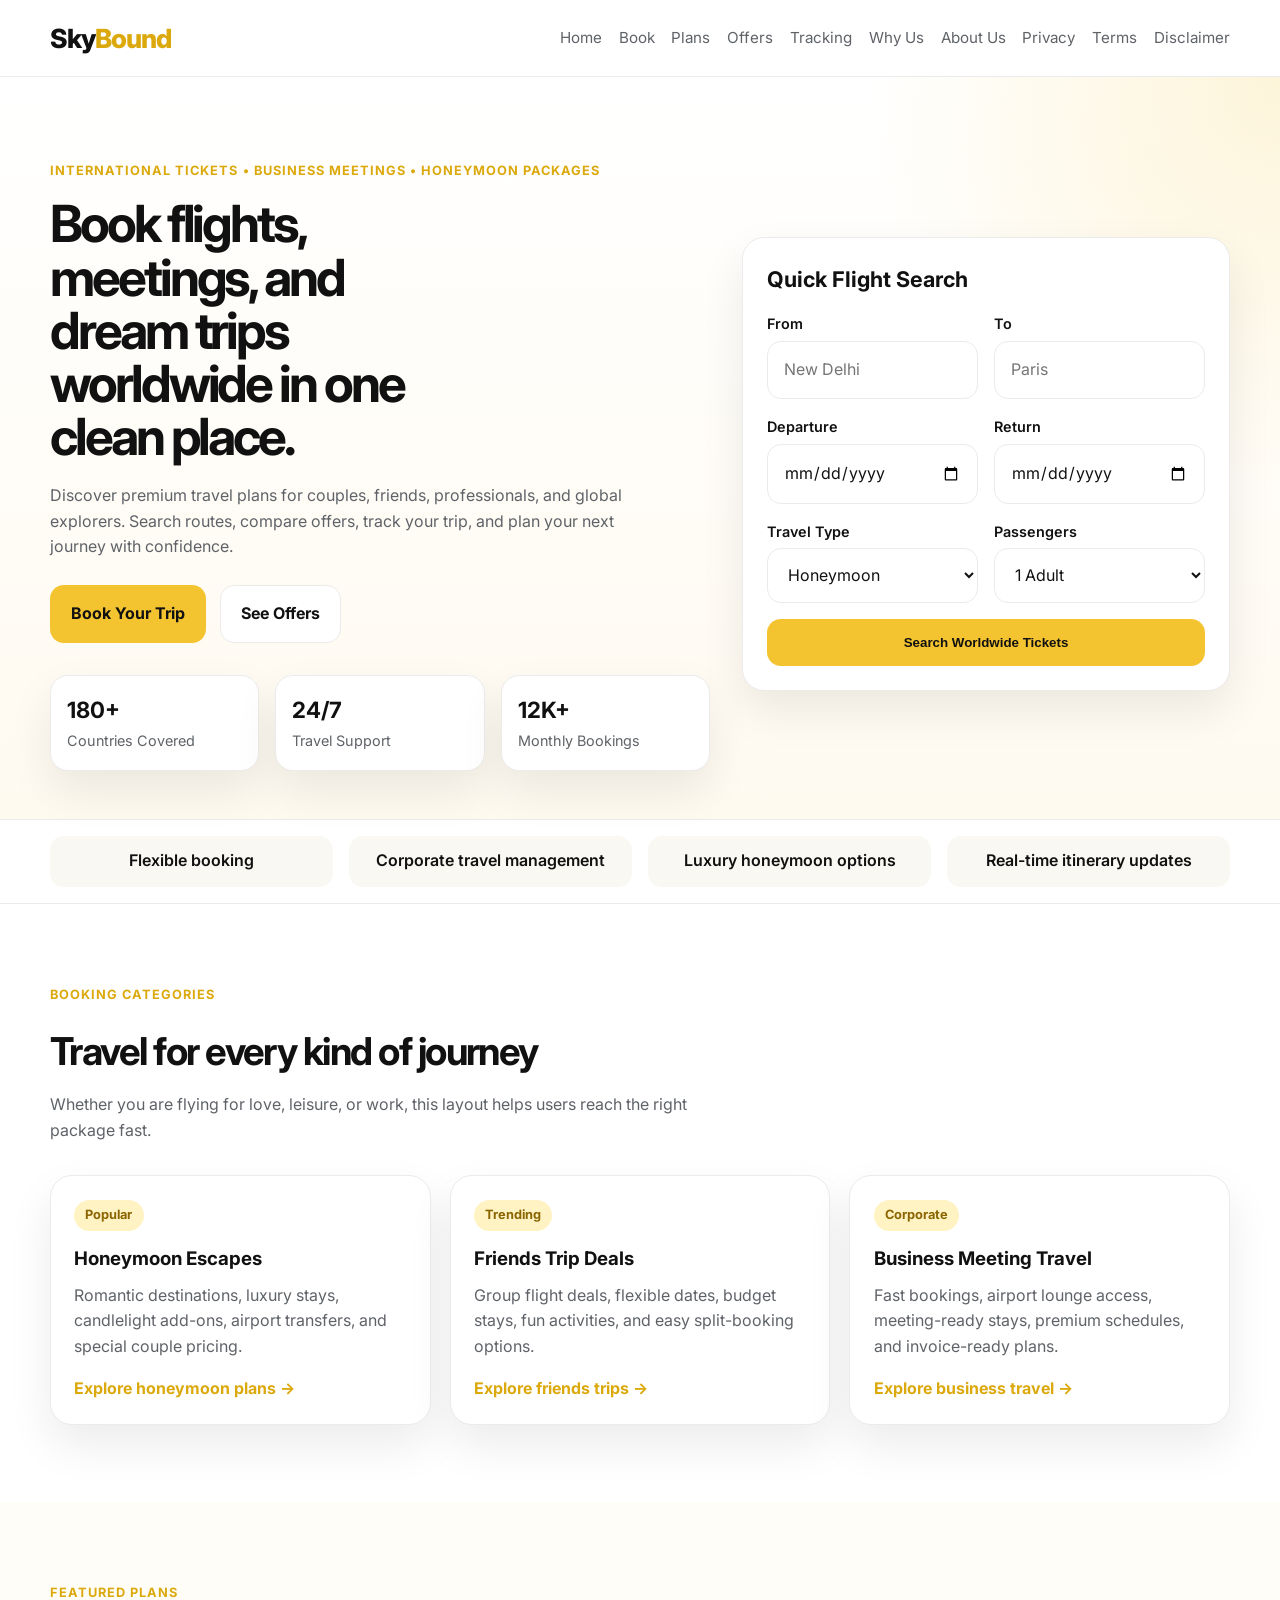
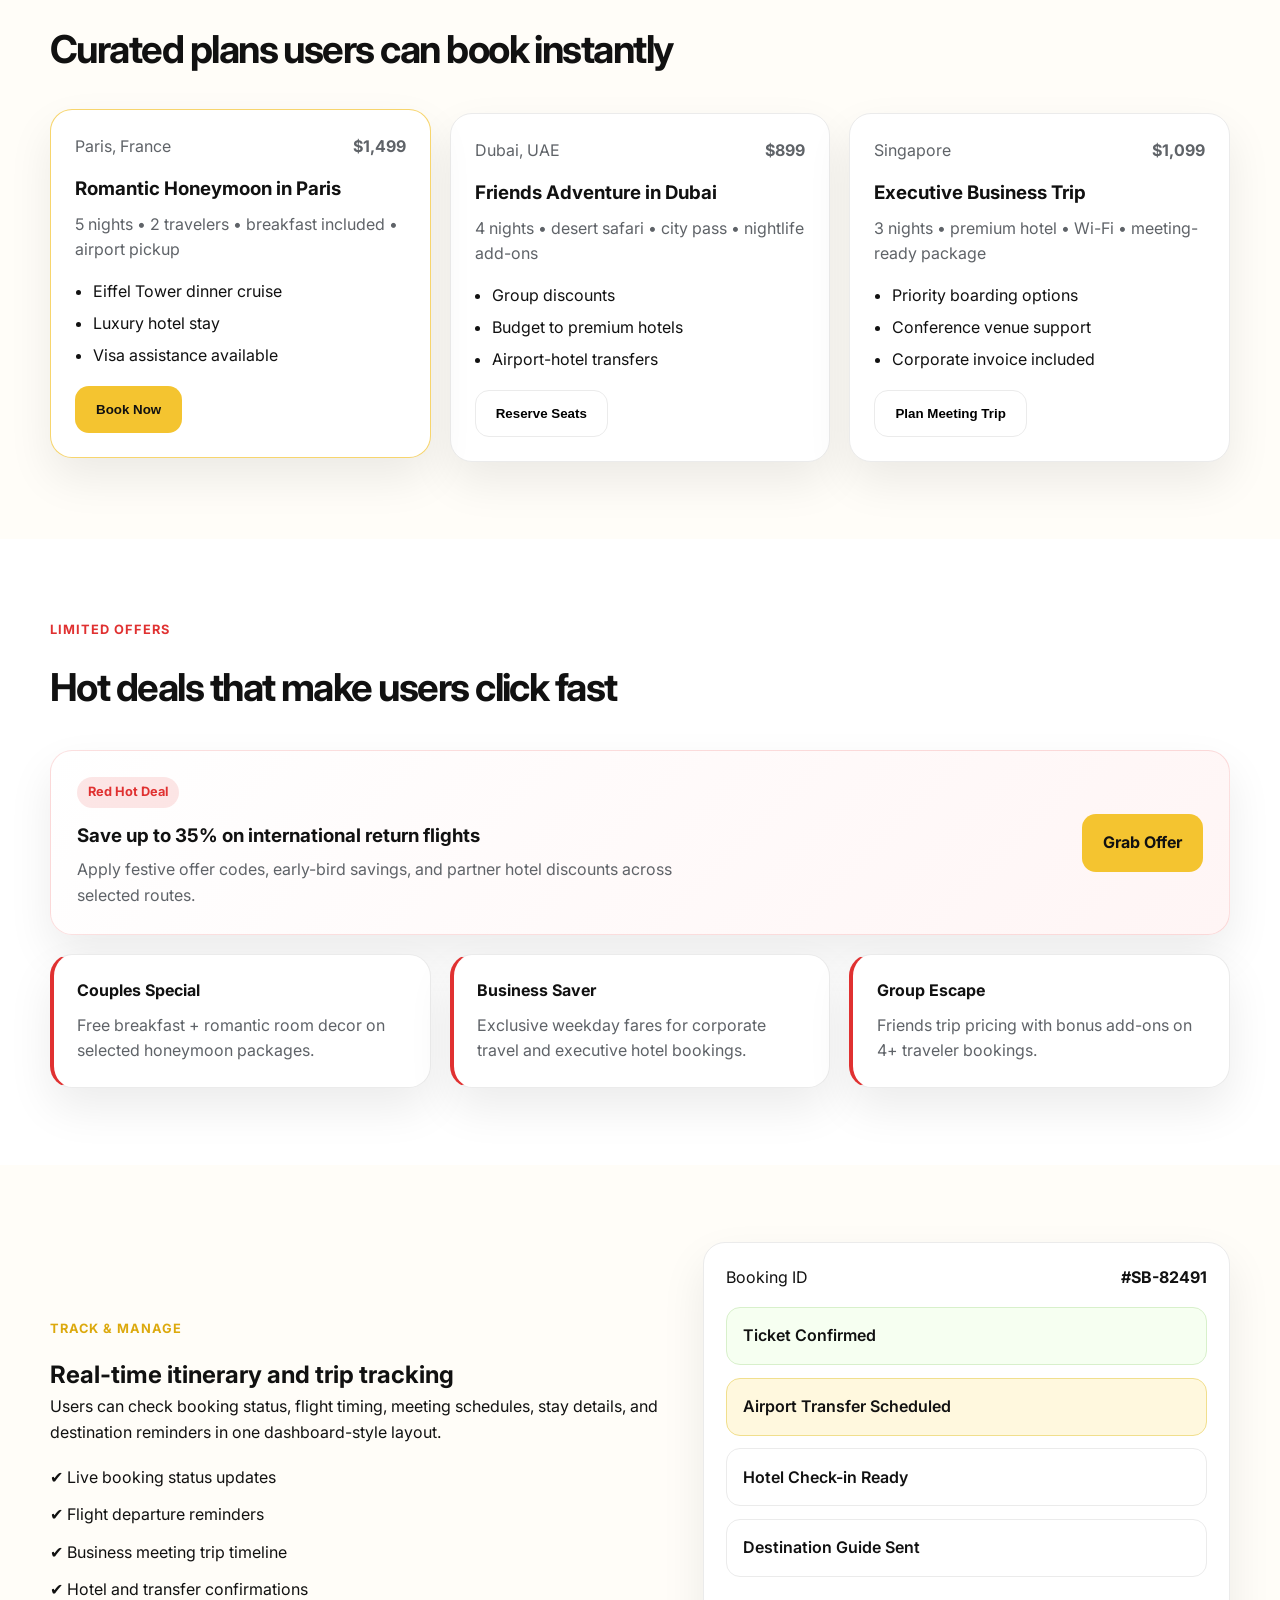
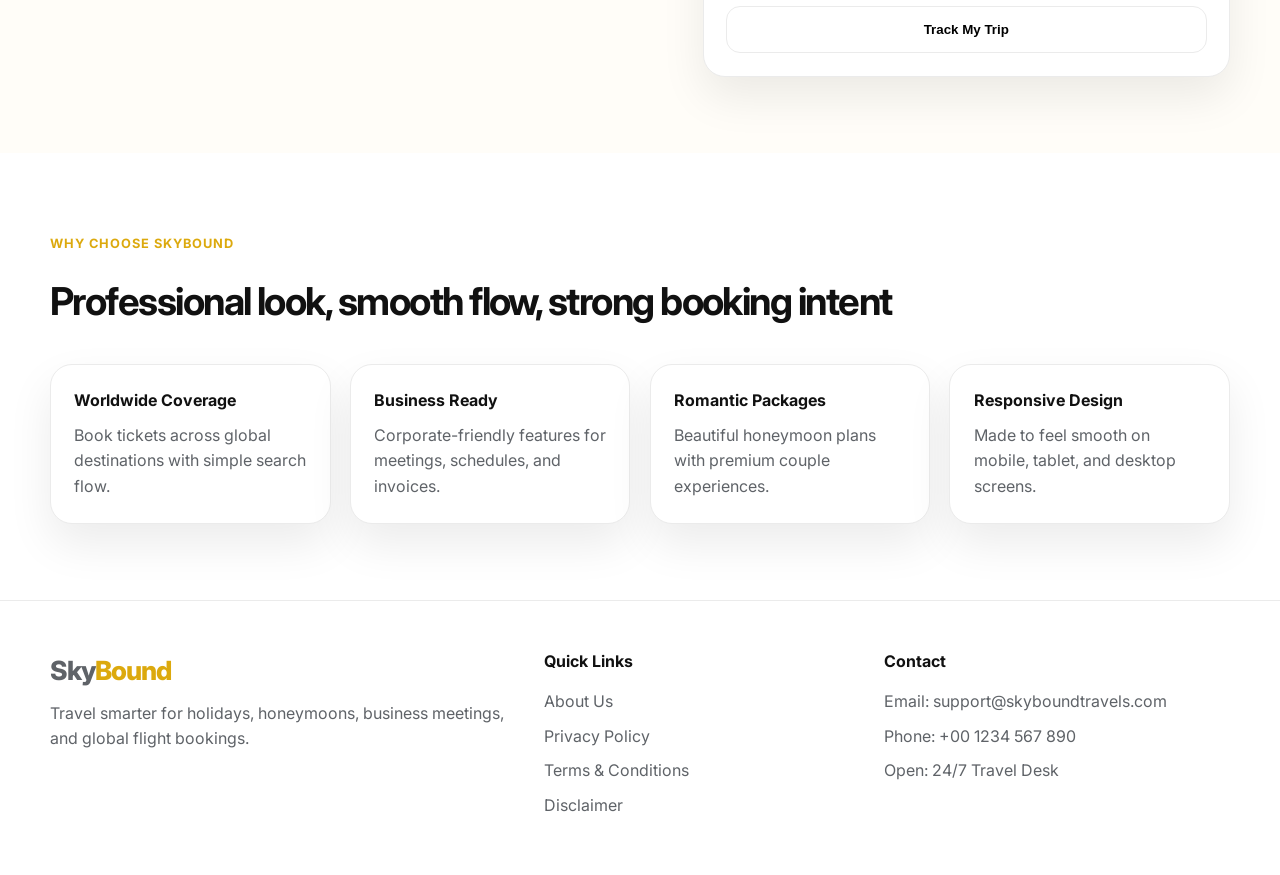
<file: index.html>
<!DOCTYPE html>
<html lang="en">
<head>
  <meta charset="UTF-8" />
  <meta name="viewport" content="width=device-width, initial-scale=1.0" />
  <title>SkyBound Travels | International Trips & Business Travel</title>
  <link rel="preconnect" href="https://fonts.googleapis.com">
  <link rel="preconnect" href="https://fonts.gstatic.com" crossorigin>
  <link href="https://fonts.googleapis.com/css2?family=Inter:wght@400;500;600;700;800&display=swap" rel="stylesheet">
  <link rel="stylesheet" href="styles.css" />
</head>
<body>
  <header class="site-header">
    <div class="container nav-wrap">
      <a href="index.html" class="logo">Sky<span>Bound</span></a>
      <nav class="nav-links" id="navMenu">
        <a href="#home">Home</a>
        <a href="#book">Book</a>
        <a href="#plans">Plans</a>
        <a href="#offers">Offers</a>
        <a href="#tracking">Tracking</a>
        <a href="#why-us">Why Us</a>
        <a href="about.html">About Us</a>
        <a href="privacy.html">Privacy</a>
        <a href="terms.html">Terms</a>
        <a href="disclaimer.html">Disclaimer</a>
      </nav>
      <button class="menu-toggle" id="menuToggle" aria-label="Toggle menu">☰</button>
    </div>
  </header>

  <main>
    <section class="hero" id="home">
      <div class="container hero-grid">
        <div class="hero-content">
          <p class="eyebrow">International Tickets • Business Meetings • Honeymoon Packages</p>
          <h1>Book flights, meetings, and dream trips worldwide in one clean place.</h1>
          <p class="hero-text">
            Discover premium travel plans for couples, friends, professionals, and global explorers.
            Search routes, compare offers, track your trip, and plan your next journey with confidence.
          </p>
          <div class="hero-actions">
            <a href="#book" class="btn btn-primary">Book Your Trip</a>
            <a href="#offers" class="btn btn-outline">See Offers</a>
          </div>
          <div class="hero-stats">
            <div><strong>180+</strong><span>Countries Covered</span></div>
            <div><strong>24/7</strong><span>Travel Support</span></div>
            <div><strong>12K+</strong><span>Monthly Bookings</span></div>
          </div>
        </div>
        <div class="hero-card">
          <div class="glass-card">
            <h3>Quick Flight Search</h3>
            <form class="booking-form">
              <div class="form-grid">
                <div>
                  <label>From</label>
                  <input type="text" placeholder="New Delhi" />
                </div>
                <div>
                  <label>To</label>
                  <input type="text" placeholder="Paris" />
                </div>
                <div>
                  <label>Departure</label>
                  <input type="date" />
                </div>
                <div>
                  <label>Return</label>
                  <input type="date" />
                </div>
                <div>
                  <label>Travel Type</label>
                  <select>
                    <option>Honeymoon</option>
                    <option>Friends Trip</option>
                    <option>Business Meeting</option>
                    <option>Solo Travel</option>
                  </select>
                </div>
                <div>
                  <label>Passengers</label>
                  <select>
                    <option>1 Adult</option>
                    <option>2 Adults</option>
                    <option>Family</option>
                    <option>Group</option>
                  </select>
                </div>
              </div>
              <button type="button" class="btn btn-primary btn-full">Search Worldwide Tickets</button>
            </form>
          </div>
        </div>
      </div>
    </section>

    <section class="trust-bar">
      <div class="container trust-items">
        <span>Flexible booking</span>
        <span>Corporate travel management</span>
        <span>Luxury honeymoon options</span>
        <span>Real-time itinerary updates</span>
      </div>
    </section>

    <section class="section" id="book">
      <div class="container">
        <div class="section-head">
          <p class="section-tag">Booking Categories</p>
          <h2>Travel for every kind of journey</h2>
          <p>Whether you are flying for love, leisure, or work, this layout helps users reach the right package fast.</p>
        </div>
        <div class="cards-grid three">
          <article class="card">
            <span class="badge">Popular</span>
            <h3>Honeymoon Escapes</h3>
            <p>Romantic destinations, luxury stays, candlelight add-ons, airport transfers, and special couple pricing.</p>
            <a href="#plans" class="card-link">Explore honeymoon plans →</a>
          </article>
          <article class="card">
            <span class="badge">Trending</span>
            <h3>Friends Trip Deals</h3>
            <p>Group flight deals, flexible dates, budget stays, fun activities, and easy split-booking options.</p>
            <a href="#plans" class="card-link">Explore friends trips →</a>
          </article>
          <article class="card">
            <span class="badge">Corporate</span>
            <h3>Business Meeting Travel</h3>
            <p>Fast bookings, airport lounge access, meeting-ready stays, premium schedules, and invoice-ready plans.</p>
            <a href="#plans" class="card-link">Explore business travel →</a>
          </article>
        </div>
      </div>
    </section>

    <section class="section light-section" id="plans">
      <div class="container">
        <div class="section-head">
          <p class="section-tag">Featured Plans</p>
          <h2>Curated plans users can book instantly</h2>
        </div>
        <div class="plans-grid">
          <article class="plan-card highlight">
            <div class="plan-top">
              <span>Paris, France</span>
              <strong>$1,499</strong>
            </div>
            <h3>Romantic Honeymoon in Paris</h3>
            <p>5 nights • 2 travelers • breakfast included • airport pickup</p>
            <ul>
              <li>Eiffel Tower dinner cruise</li>
              <li>Luxury hotel stay</li>
              <li>Visa assistance available</li>
            </ul>
            <button class="btn btn-primary">Book Now</button>
          </article>
          <article class="plan-card">
            <div class="plan-top">
              <span>Dubai, UAE</span>
              <strong>$899</strong>
            </div>
            <h3>Friends Adventure in Dubai</h3>
            <p>4 nights • desert safari • city pass • nightlife add-ons</p>
            <ul>
              <li>Group discounts</li>
              <li>Budget to premium hotels</li>
              <li>Airport-hotel transfers</li>
            </ul>
            <button class="btn btn-outline">Reserve Seats</button>
          </article>
          <article class="plan-card">
            <div class="plan-top">
              <span>Singapore</span>
              <strong>$1,099</strong>
            </div>
            <h3>Executive Business Trip</h3>
            <p>3 nights • premium hotel • Wi-Fi • meeting-ready package</p>
            <ul>
              <li>Priority boarding options</li>
              <li>Conference venue support</li>
              <li>Corporate invoice included</li>
            </ul>
            <button class="btn btn-outline">Plan Meeting Trip</button>
          </article>
        </div>
      </div>
    </section>

    <section class="section" id="offers">
      <div class="container">
        <div class="section-head">
          <p class="section-tag red-text">Limited Offers</p>
          <h2>Hot deals that make users click fast</h2>
        </div>
        <div class="offer-banner">
          <div>
            <span class="offer-pill">Red Hot Deal</span>
            <h3>Save up to 35% on international return flights</h3>
            <p>Apply festive offer codes, early-bird savings, and partner hotel discounts across selected routes.</p>
          </div>
          <a href="#book" class="btn btn-primary">Grab Offer</a>
        </div>
        <div class="cards-grid three compact-gap">
          <article class="offer-card">
            <h4>Couples Special</h4>
            <p>Free breakfast + romantic room decor on selected honeymoon packages.</p>
          </article>
          <article class="offer-card">
            <h4>Business Saver</h4>
            <p>Exclusive weekday fares for corporate travel and executive hotel bookings.</p>
          </article>
          <article class="offer-card">
            <h4>Group Escape</h4>
            <p>Friends trip pricing with bonus add-ons on 4+ traveler bookings.</p>
          </article>
        </div>
      </div>
    </section>

    <section class="section light-section" id="tracking">
      <div class="container tracking-grid">
        <div>
          <p class="section-tag">Track & Manage</p>
          <h2>Real-time itinerary and trip tracking</h2>
          <p>Users can check booking status, flight timing, meeting schedules, stay details, and destination reminders in one dashboard-style layout.</p>
          <div class="tracking-points">
            <div>✔ Live booking status updates</div>
            <div>✔ Flight departure reminders</div>
            <div>✔ Business meeting trip timeline</div>
            <div>✔ Hotel and transfer confirmations</div>
          </div>
        </div>
        <div class="tracker-card">
          <div class="tracker-header">
            <span>Booking ID</span>
            <strong>#SB-82491</strong>
          </div>
          <div class="tracker-status done">Ticket Confirmed</div>
          <div class="tracker-status active">Airport Transfer Scheduled</div>
          <div class="tracker-status">Hotel Check-in Ready</div>
          <div class="tracker-status">Destination Guide Sent</div>
          <button class="btn btn-outline btn-full">Track My Trip</button>
        </div>
      </div>
    </section>

    <section class="section" id="why-us">
      <div class="container">
        <div class="section-head">
          <p class="section-tag">Why Choose SkyBound</p>
          <h2>Professional look, smooth flow, strong booking intent</h2>
        </div>
        <div class="cards-grid four">
          <article class="mini-card"><h4>Worldwide Coverage</h4><p>Book tickets across global destinations with simple search flow.</p></article>
          <article class="mini-card"><h4>Business Ready</h4><p>Corporate-friendly features for meetings, schedules, and invoices.</p></article>
          <article class="mini-card"><h4>Romantic Packages</h4><p>Beautiful honeymoon plans with premium couple experiences.</p></article>
          <article class="mini-card"><h4>Responsive Design</h4><p>Made to feel smooth on mobile, tablet, and desktop screens.</p></article>
        </div>
      </div>
    </section>
  </main>

  <footer class="site-footer">
    <div class="container footer-grid">
      <div>
        <a href="index.html" class="logo footer-logo">Sky<span>Bound</span></a>
        <p>Travel smarter for holidays, honeymoons, business meetings, and global flight bookings.</p>
      </div>
      <div>
        <h4>Quick Links</h4>
        <a href="about.html">About Us</a>
        <a href="privacy.html">Privacy Policy</a>
        <a href="terms.html">Terms & Conditions</a>
        <a href="disclaimer.html">Disclaimer</a>
      </div>
      <div>
        <h4>Contact</h4>
        <p>Email: support@skyboundtravels.com</p>
        <p>Phone: +00 1234 567 890</p>
        <p>Open: 24/7 Travel Desk</p>
      </div>
    </div>
  </footer>

  <div class="popup-overlay" id="tripPopup" aria-hidden="true">
    <div class="popup-box">
      <button class="popup-close" id="closePopup" aria-label="Close popup">×</button>
      <p class="popup-tag">Choose Your Main Trip</p>
      <h3>What are you planning today?</h3>
      <p class="popup-text">Pick a journey type to continue. If no option is selected, the page will redirect to your main website automatically.</p>
      <div class="popup-buttons">
        <button class="btn btn-primary popup-option" data-choice="honeymoon">Honeymoon</button>
        <button class="btn btn-outline popup-option" data-choice="friends">Friends Trip</button>
        <button class="btn btn-outline popup-option" data-choice="business">Business Meeting</button>
      </div>
    </div>
  </div>

  <script src="script.js"></script>
</body>
</html>
</file>
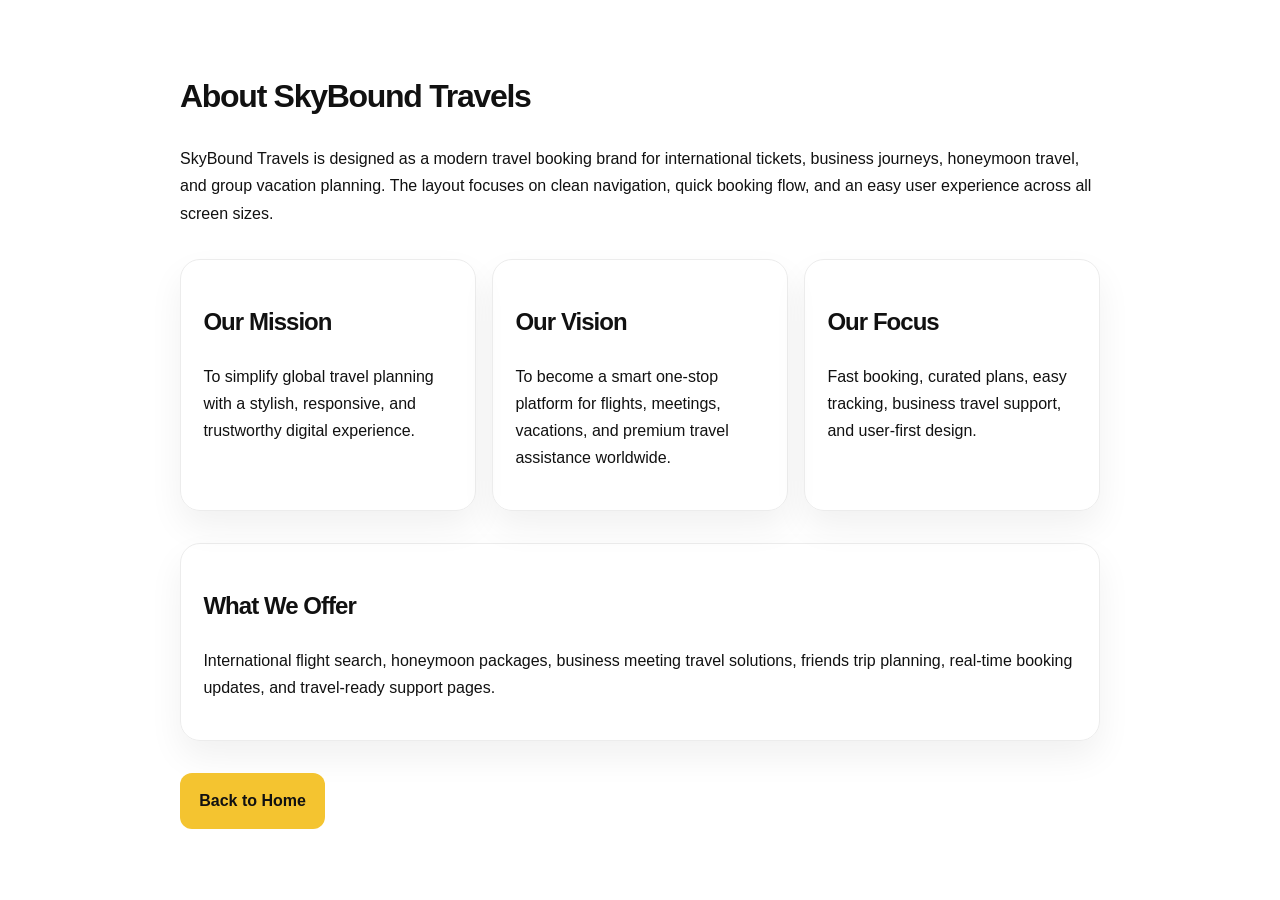
<file: about.html>
<!DOCTYPE html>
<html lang="en">
<head>
  <meta charset="UTF-8" />
  <meta name="viewport" content="width=device-width, initial-scale=1.0" />
  <title>About Us | SkyBound Travels</title>
  <style>
    body{font-family:Inter,Arial,sans-serif;background:#fff;color:#111;margin:0;line-height:1.7} .wrap{width:min(920px,calc(100% - 2rem));margin:auto;padding:3rem 0} h1,h2{letter-spacing:-.04em} a{color:#111;text-decoration:none} .btn{display:inline-block;background:#f4c430;padding:.9rem 1.2rem;border-radius:12px;font-weight:700;margin-top:1rem}.card{border:1px solid #ececec;border-radius:20px;padding:1.4rem;box-shadow:0 16px 35px rgba(0,0,0,.06);margin:1rem 0}.grid{display:grid;grid-template-columns:repeat(3,1fr);gap:1rem}@media(max-width:768px){.grid{grid-template-columns:1fr}}
  </style>
</head>
<body>
  <div class="wrap">
    <h1>About SkyBound Travels</h1>
    <p>SkyBound Travels is designed as a modern travel booking brand for international tickets, business journeys, honeymoon travel, and group vacation planning. The layout focuses on clean navigation, quick booking flow, and an easy user experience across all screen sizes.</p>
    <div class="grid">
      <div class="card"><h2>Our Mission</h2><p>To simplify global travel planning with a stylish, responsive, and trustworthy digital experience.</p></div>
      <div class="card"><h2>Our Vision</h2><p>To become a smart one-stop platform for flights, meetings, vacations, and premium travel assistance worldwide.</p></div>
      <div class="card"><h2>Our Focus</h2><p>Fast booking, curated plans, easy tracking, business travel support, and user-first design.</p></div>
    </div>
    <div class="card">
      <h2>What We Offer</h2>
      <p>International flight search, honeymoon packages, business meeting travel solutions, friends trip planning, real-time booking updates, and travel-ready support pages.</p>
    </div>
    <a class="btn" href="index.html">Back to Home</a>
  </div>
</body>
</html>
</file>
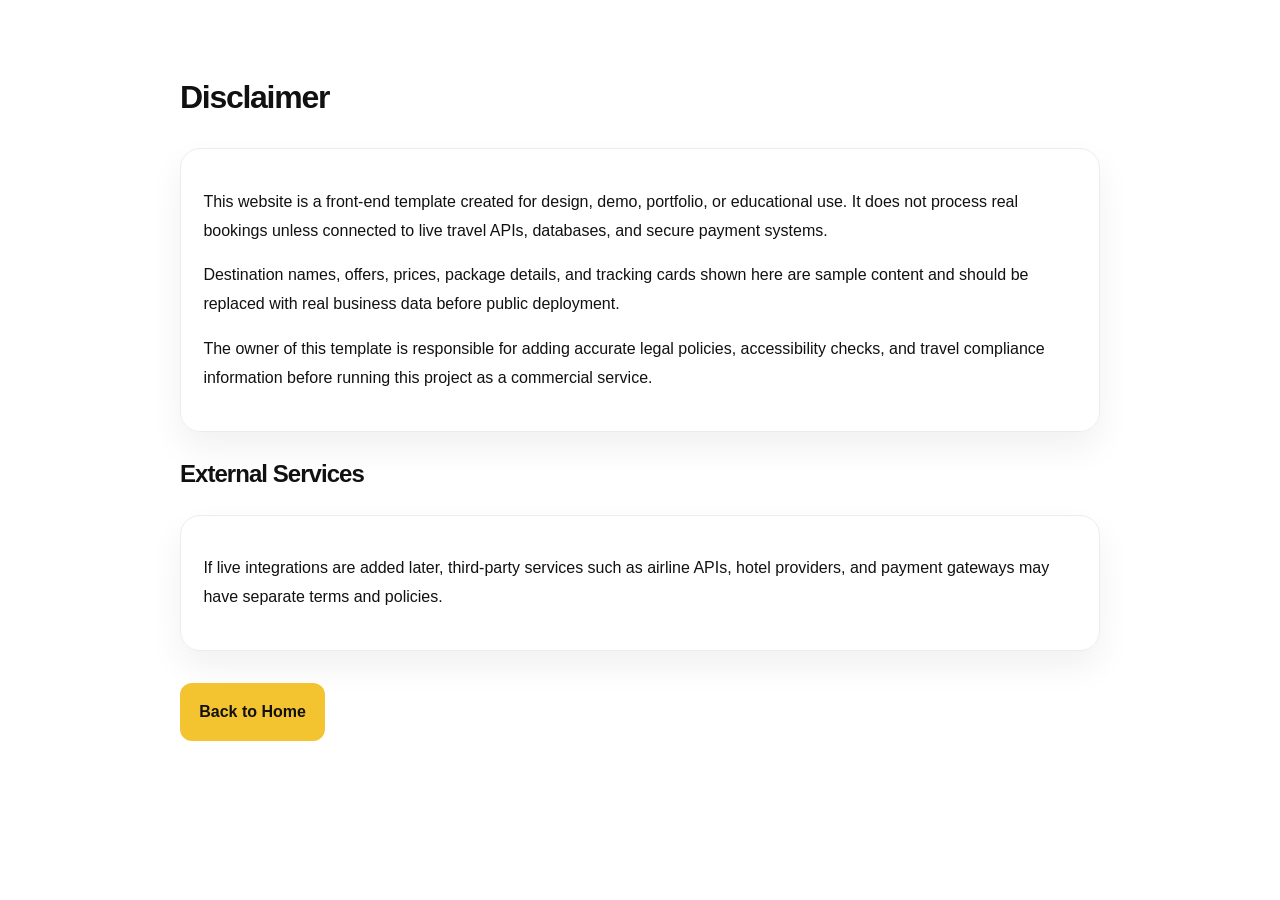
<file: disclaimer.html>
<!DOCTYPE html>
<html lang="en">
<head>
  <meta charset="UTF-8" />
  <meta name="viewport" content="width=device-width, initial-scale=1.0" />
  <title>Disclaimer | SkyBound Travels</title>
  <style>
    body{font-family:Inter,Arial,sans-serif;background:#fff;color:#111;margin:0;line-height:1.8}.wrap{width:min(920px,calc(100% - 2rem));margin:auto;padding:3rem 0} h1,h2{letter-spacing:-.04em}.card{border:1px solid #ececec;border-radius:20px;padding:1.4rem;box-shadow:0 16px 35px rgba(0,0,0,.06);margin:1rem 0} a{color:#111;text-decoration:none}.btn{display:inline-block;background:#f4c430;padding:.9rem 1.2rem;border-radius:12px;font-weight:700;margin-top:1rem}
  </style>
</head>
<body>
  <div class="wrap">
    <h1>Disclaimer</h1>
    <div class="card">
      <p>This website is a front-end template created for design, demo, portfolio, or educational use. It does not process real bookings unless connected to live travel APIs, databases, and secure payment systems.</p>
      <p>Destination names, offers, prices, package details, and tracking cards shown here are sample content and should be replaced with real business data before public deployment.</p>
      <p>The owner of this template is responsible for adding accurate legal policies, accessibility checks, and travel compliance information before running this project as a commercial service.</p>
    </div>
    <h2>External Services</h2>
    <div class="card"><p>If live integrations are added later, third-party services such as airline APIs, hotel providers, and payment gateways may have separate terms and policies.</p></div>
    <a class="btn" href="index.html">Back to Home</a>
  </div>
</body>
</html>
</file>
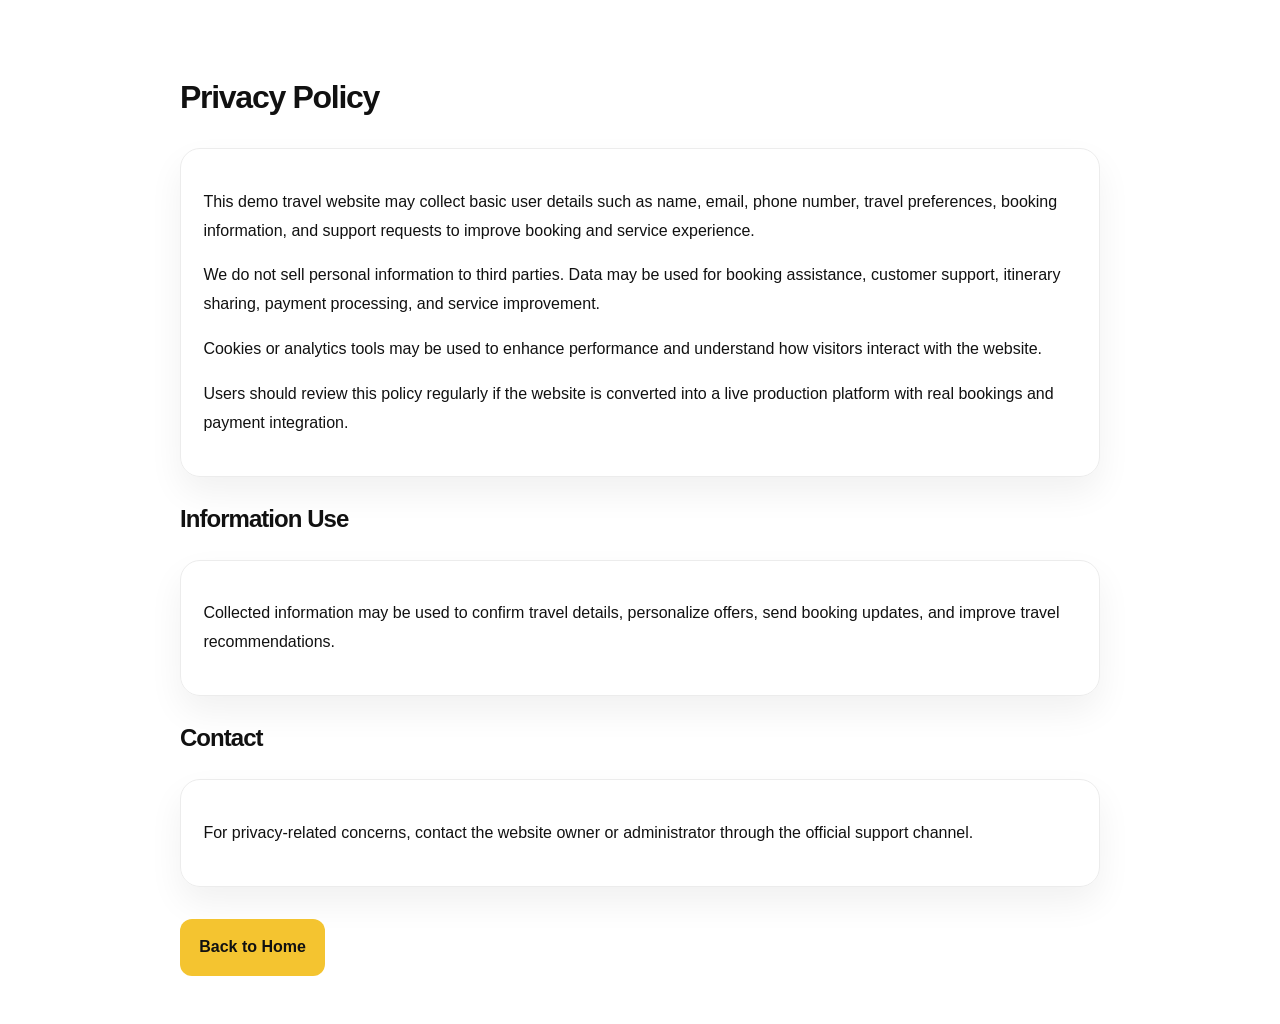
<file: privacy.html>
<!DOCTYPE html>
<html lang="en">
<head>
  <meta charset="UTF-8" />
  <meta name="viewport" content="width=device-width, initial-scale=1.0" />
  <title>Privacy Policy | SkyBound Travels</title>
  <style>
    body{font-family:Inter,Arial,sans-serif;background:#fff;color:#111;margin:0;line-height:1.8}.wrap{width:min(920px,calc(100% - 2rem));margin:auto;padding:3rem 0} h1,h2{letter-spacing:-.04em} .card{border:1px solid #ececec;border-radius:20px;padding:1.4rem;box-shadow:0 16px 35px rgba(0,0,0,.06);margin:1rem 0} a{color:#111;text-decoration:none}.btn{display:inline-block;background:#f4c430;padding:.9rem 1.2rem;border-radius:12px;font-weight:700;margin-top:1rem}
  </style>
</head>
<body>
  <div class="wrap">
    <h1>Privacy Policy</h1>
    <div class="card">
      <p>This demo travel website may collect basic user details such as name, email, phone number, travel preferences, booking information, and support requests to improve booking and service experience.</p>
      <p>We do not sell personal information to third parties. Data may be used for booking assistance, customer support, itinerary sharing, payment processing, and service improvement.</p>
      <p>Cookies or analytics tools may be used to enhance performance and understand how visitors interact with the website.</p>
      <p>Users should review this policy regularly if the website is converted into a live production platform with real bookings and payment integration.</p>
    </div>
    <h2>Information Use</h2>
    <div class="card"><p>Collected information may be used to confirm travel details, personalize offers, send booking updates, and improve travel recommendations.</p></div>
    <h2>Contact</h2>
    <div class="card"><p>For privacy-related concerns, contact the website owner or administrator through the official support channel.</p></div>
    <a class="btn" href="index.html">Back to Home</a>
  </div>
</body>
</html>
</file>
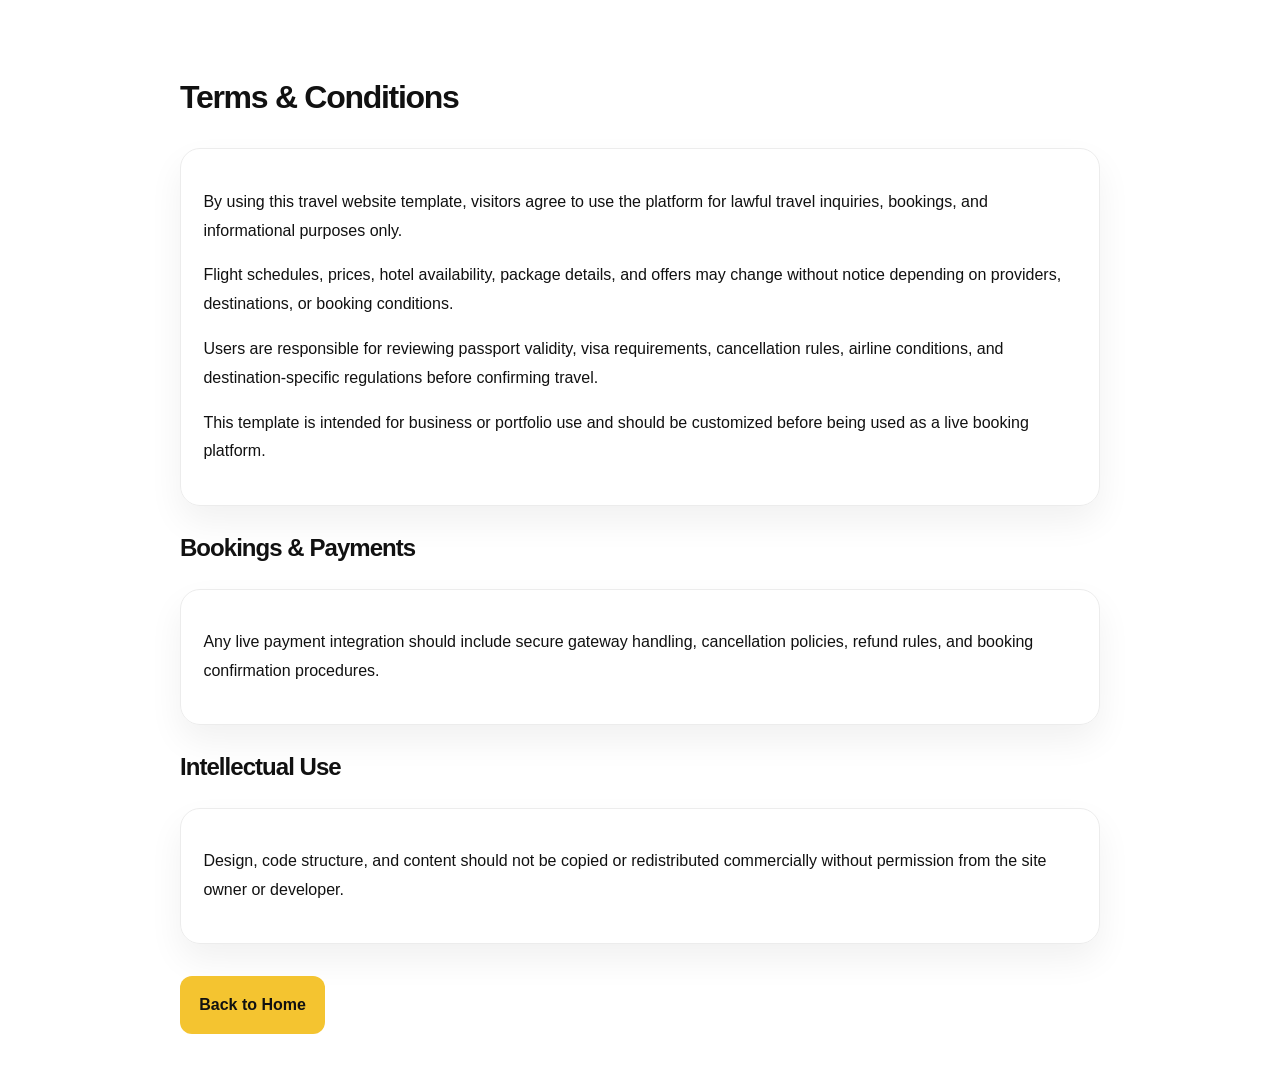
<file: terms.html>
<!DOCTYPE html>
<html lang="en">
<head>
  <meta charset="UTF-8" />
  <meta name="viewport" content="width=device-width, initial-scale=1.0" />
  <title>Terms & Conditions | SkyBound Travels</title>
  <style>
    body{font-family:Inter,Arial,sans-serif;background:#fff;color:#111;margin:0;line-height:1.8}.wrap{width:min(920px,calc(100% - 2rem));margin:auto;padding:3rem 0} h1,h2{letter-spacing:-.04em}.card{border:1px solid #ececec;border-radius:20px;padding:1.4rem;box-shadow:0 16px 35px rgba(0,0,0,.06);margin:1rem 0} a{color:#111;text-decoration:none}.btn{display:inline-block;background:#f4c430;padding:.9rem 1.2rem;border-radius:12px;font-weight:700;margin-top:1rem}
  </style>
</head>
<body>
  <div class="wrap">
    <h1>Terms & Conditions</h1>
    <div class="card">
      <p>By using this travel website template, visitors agree to use the platform for lawful travel inquiries, bookings, and informational purposes only.</p>
      <p>Flight schedules, prices, hotel availability, package details, and offers may change without notice depending on providers, destinations, or booking conditions.</p>
      <p>Users are responsible for reviewing passport validity, visa requirements, cancellation rules, airline conditions, and destination-specific regulations before confirming travel.</p>
      <p>This template is intended for business or portfolio use and should be customized before being used as a live booking platform.</p>
    </div>
    <h2>Bookings & Payments</h2>
    <div class="card"><p>Any live payment integration should include secure gateway handling, cancellation policies, refund rules, and booking confirmation procedures.</p></div>
    <h2>Intellectual Use</h2>
    <div class="card"><p>Design, code structure, and content should not be copied or redistributed commercially without permission from the site owner or developer.</p></div>
    <a class="btn" href="index.html">Back to Home</a>
  </div>
</body>
</html>
</file>
<file: styles.css>
:root {
  --bg: #ffffff;
  --text: #111111;
  --muted: #5f6368;
  --yellow: #f4c430;
  --yellow-dark: #dca90d;
  --red: #e03131;
  --border: #ebebeb;
  --soft: #faf8f2;
  --shadow: 0 20px 45px rgba(17, 17, 17, 0.08);
  --radius: 22px;
}

* { box-sizing: border-box; margin: 0; padding: 0; }
html { scroll-behavior: smooth; }
body {
  font-family: 'Inter', sans-serif;
  background: var(--bg);
  color: var(--text);
  line-height: 1.6;
}

a { color: inherit; text-decoration: none; }
img { max-width: 100%; display: block; }
.container { width: min(1180px, calc(100% - 2rem)); margin: 0 auto; }

.site-header {
  position: sticky; top: 0; z-index: 50;
  background: rgba(255,255,255,0.92);
  backdrop-filter: blur(12px);
  border-bottom: 1px solid var(--border);
}
.nav-wrap {
  display: flex; align-items: center; justify-content: space-between;
  min-height: 76px; gap: 1rem;
}
.logo { font-size: 1.65rem; font-weight: 800; letter-spacing: -0.04em; }
.logo span { color: var(--yellow-dark); }
.nav-links { display: flex; align-items: center; gap: 1.05rem; flex-wrap: wrap; }
.nav-links a { font-size: 0.95rem; color: var(--muted); }
.nav-links a:hover { color: var(--text); }
.menu-toggle {
  display: none; border: 1px solid var(--border); background: #fff;
  border-radius: 12px; padding: 0.55rem 0.75rem; font-size: 1.2rem; cursor: pointer;
}

.hero {
  padding: 5rem 0 3rem;
  background:
    radial-gradient(circle at top right, rgba(244,196,48,0.18), transparent 28%),
    linear-gradient(180deg, #fff 0%, #fffaf0 100%);
}
.hero-grid {
  display: grid; grid-template-columns: 1.15fr 0.85fr; gap: 2rem; align-items: center;
}
.eyebrow, .section-tag, .popup-tag {
  display: inline-block; font-size: 0.8rem; font-weight: 700; text-transform: uppercase;
  letter-spacing: 0.08em; color: var(--yellow-dark); margin-bottom: 1rem;
}
.hero h1 {
  font-size: clamp(2.2rem, 4vw, 4.6rem);
  line-height: 1.04; letter-spacing: -0.06em; max-width: 12ch;
}
.hero-text { margin: 1.2rem 0 1.6rem; color: var(--muted); max-width: 60ch; }
.hero-actions { display: flex; flex-wrap: wrap; gap: 0.9rem; margin-bottom: 2rem; }
.hero-stats {
  display: grid; grid-template-columns: repeat(3, 1fr); gap: 1rem; margin-top: 1rem;
}
.hero-stats div {
  background: #fff; border: 1px solid var(--border); border-radius: 18px; padding: 1rem; box-shadow: var(--shadow);
}
.hero-stats strong { display: block; font-size: 1.4rem; }
.hero-stats span { color: var(--muted); font-size: 0.9rem; }

.hero-card .glass-card,
.card,
.plan-card,
.offer-banner,
.offer-card,
.tracker-card,
.mini-card,
.popup-box {
  background: #fff; border: 1px solid var(--border); border-radius: var(--radius); box-shadow: var(--shadow);
}
.glass-card { padding: 1.5rem; }
.glass-card h3 { margin-bottom: 1rem; font-size: 1.35rem; }
.booking-form label { display: block; font-size: 0.9rem; font-weight: 600; margin-bottom: 0.35rem; }
.form-grid { display: grid; grid-template-columns: repeat(2, 1fr); gap: 1rem; }
input, select {
  width: 100%; padding: 0.95rem 1rem; border: 1px solid var(--border); border-radius: 14px;
  background: #fff; font: inherit; color: var(--text);
}
input:focus, select:focus { outline: 2px solid rgba(244,196,48,0.35); border-color: var(--yellow-dark); }

.btn {
  display: inline-flex; align-items: center; justify-content: center; gap: 0.5rem;
  padding: 0.95rem 1.25rem; border-radius: 14px; font-weight: 700; cursor: pointer;
  transition: 0.25s ease; border: 1px solid transparent;
}
.btn-primary { background: var(--yellow); color: #111; }
.btn-primary:hover { background: var(--yellow-dark); transform: translateY(-2px); }
.btn-outline { background: #fff; border-color: var(--border); }
.btn-outline:hover { border-color: var(--yellow-dark); color: var(--yellow-dark); }
.btn-full { width: 100%; margin-top: 1rem; }

.trust-bar { padding: 1rem 0; border-top: 1px solid var(--border); border-bottom: 1px solid var(--border); background: #fff; }
.trust-items { display: grid; grid-template-columns: repeat(4, 1fr); gap: 1rem; }
.trust-items span {
  text-align: center; padding: 0.8rem 1rem; border-radius: 14px; background: var(--soft); font-weight: 600;
}

.section { padding: 4.8rem 0; }
.light-section { background: #fffdf8; }
.section-head { margin-bottom: 2rem; }
.section-head h2 { font-size: clamp(1.8rem, 3vw, 3rem); letter-spacing: -0.04em; margin-bottom: 0.6rem; }
.section-head p:last-child { color: var(--muted); max-width: 65ch; }
.red-text { color: var(--red); }
.cards-grid { display: grid; gap: 1.2rem; }
.cards-grid.three { grid-template-columns: repeat(3, 1fr); }
.cards-grid.four { grid-template-columns: repeat(4, 1fr); }
.compact-gap { margin-top: 1.2rem; }
.card, .offer-card, .mini-card { padding: 1.45rem; }
.badge, .offer-pill {
  display: inline-block; margin-bottom: 0.8rem; font-size: 0.8rem; font-weight: 700;
  padding: 0.35rem 0.7rem; border-radius: 999px; background: #fff3c4; color: #8a6500;
}
.card h3, .offer-card h4, .mini-card h4 { margin-bottom: 0.55rem; }
.card p, .offer-card p, .mini-card p { color: var(--muted); }
.card-link { display: inline-block; margin-top: 1rem; font-weight: 700; color: var(--yellow-dark); }

.plans-grid { display: grid; grid-template-columns: repeat(3, 1fr); gap: 1.2rem; }
.plan-card { padding: 1.5rem; }
.plan-card.highlight { border-color: rgba(244,196,48,0.7); transform: translateY(-4px); }
.plan-top { display: flex; justify-content: space-between; align-items: center; gap: 1rem; margin-bottom: 0.9rem; color: var(--muted); }
.plan-card h3 { margin-bottom: 0.5rem; }
.plan-card p { color: var(--muted); margin-bottom: 1rem; }
.plan-card ul { padding-left: 1.1rem; margin-bottom: 1.1rem; }
.plan-card li { margin-bottom: 0.4rem; }

.offer-banner {
  padding: 1.6rem; display: flex; justify-content: space-between; align-items: center; gap: 1rem;
  border-color: rgba(224,49,49,0.15); background: linear-gradient(135deg, #fff, #fff5f5);
}
.offer-pill { background: rgba(224,49,49,0.12); color: var(--red); }
.offer-banner h3 { margin-bottom: 0.4rem; }
.offer-banner p { color: var(--muted); max-width: 65ch; }
.offer-card { border-left: 4px solid var(--red); }

.tracking-grid { display: grid; grid-template-columns: 1fr 0.85fr; gap: 2rem; align-items: center; }
.tracking-points { display: grid; gap: 0.75rem; margin-top: 1.2rem; }
.tracker-card { padding: 1.4rem; }
.tracker-header { display: flex; justify-content: space-between; gap: 1rem; margin-bottom: 1rem; }
.tracker-status {
  padding: 0.95rem 1rem; border-radius: 14px; border: 1px solid var(--border); margin-bottom: 0.8rem; font-weight: 600;
}
.tracker-status.done { background: #f6fff1; border-color: #d8f0cb; }
.tracker-status.active { background: #fff8de; border-color: #f1df8d; }

.site-footer { padding: 3rem 0; border-top: 1px solid var(--border); }
.footer-grid { display: grid; grid-template-columns: 1.2fr 0.8fr 0.9fr; gap: 2rem; }
.footer-grid h4 { margin-bottom: 0.9rem; }
.footer-grid a, .footer-grid p { display: block; margin-bottom: 0.55rem; color: var(--muted); }
.footer-logo { margin-bottom: 0.7rem; }

.popup-overlay {
  position: fixed; inset: 0; background: rgba(17,17,17,0.62);
  display: none; align-items: center; justify-content: center; padding: 1rem; z-index: 99;
}
.popup-overlay.active { display: flex; }
.popup-box { position: relative; width: min(560px, 100%); padding: 1.8rem; }
.popup-close {
  position: absolute; top: 12px; right: 12px; width: 32px; height: 32px;
  border: 1px solid var(--border); border-radius: 50%; background: #fff; cursor: pointer; font-size: 1rem;
}
.popup-box h3 { margin-bottom: 0.55rem; font-size: 1.8rem; }
.popup-text, .popup-note { color: var(--muted); }
.popup-buttons { display: flex; flex-wrap: wrap; gap: 0.8rem; margin: 1.3rem 0 0.7rem; }

@media (max-width: 1024px) {
  .hero-grid, .tracking-grid, .plans-grid, .cards-grid.four, .footer-grid { grid-template-columns: 1fr 1fr; }
  .cards-grid.three, .trust-items { grid-template-columns: repeat(2, 1fr); }
}

@media (max-width: 768px) {
  .menu-toggle { display: inline-flex; }
  .nav-links {
    position: absolute; top: 76px; left: 0; right: 0; background: #fff; border-bottom: 1px solid var(--border);
    padding: 1rem; display: none; flex-direction: column; align-items: flex-start;
  }
  .nav-links.active { display: flex; }
  .hero { padding-top: 3.5rem; }
  .hero-grid, .tracking-grid, .plans-grid, .cards-grid.three, .cards-grid.four, .footer-grid, .trust-items, .hero-stats, .form-grid {
    grid-template-columns: 1fr;
  }
  .offer-banner { flex-direction: column; align-items: flex-start; }
  .hero h1 { max-width: none; }
}

@media (max-width: 480px) {
  .container { width: min(100% - 1.2rem, 1180px); }
  .btn { width: 100%; }
  .hero-actions { flex-direction: column; }
  .section { padding: 3.8rem 0; }
  .popup-box { padding: 1.4rem; }
  .popup-box h3 { font-size: 1.45rem; }
}
</file>
